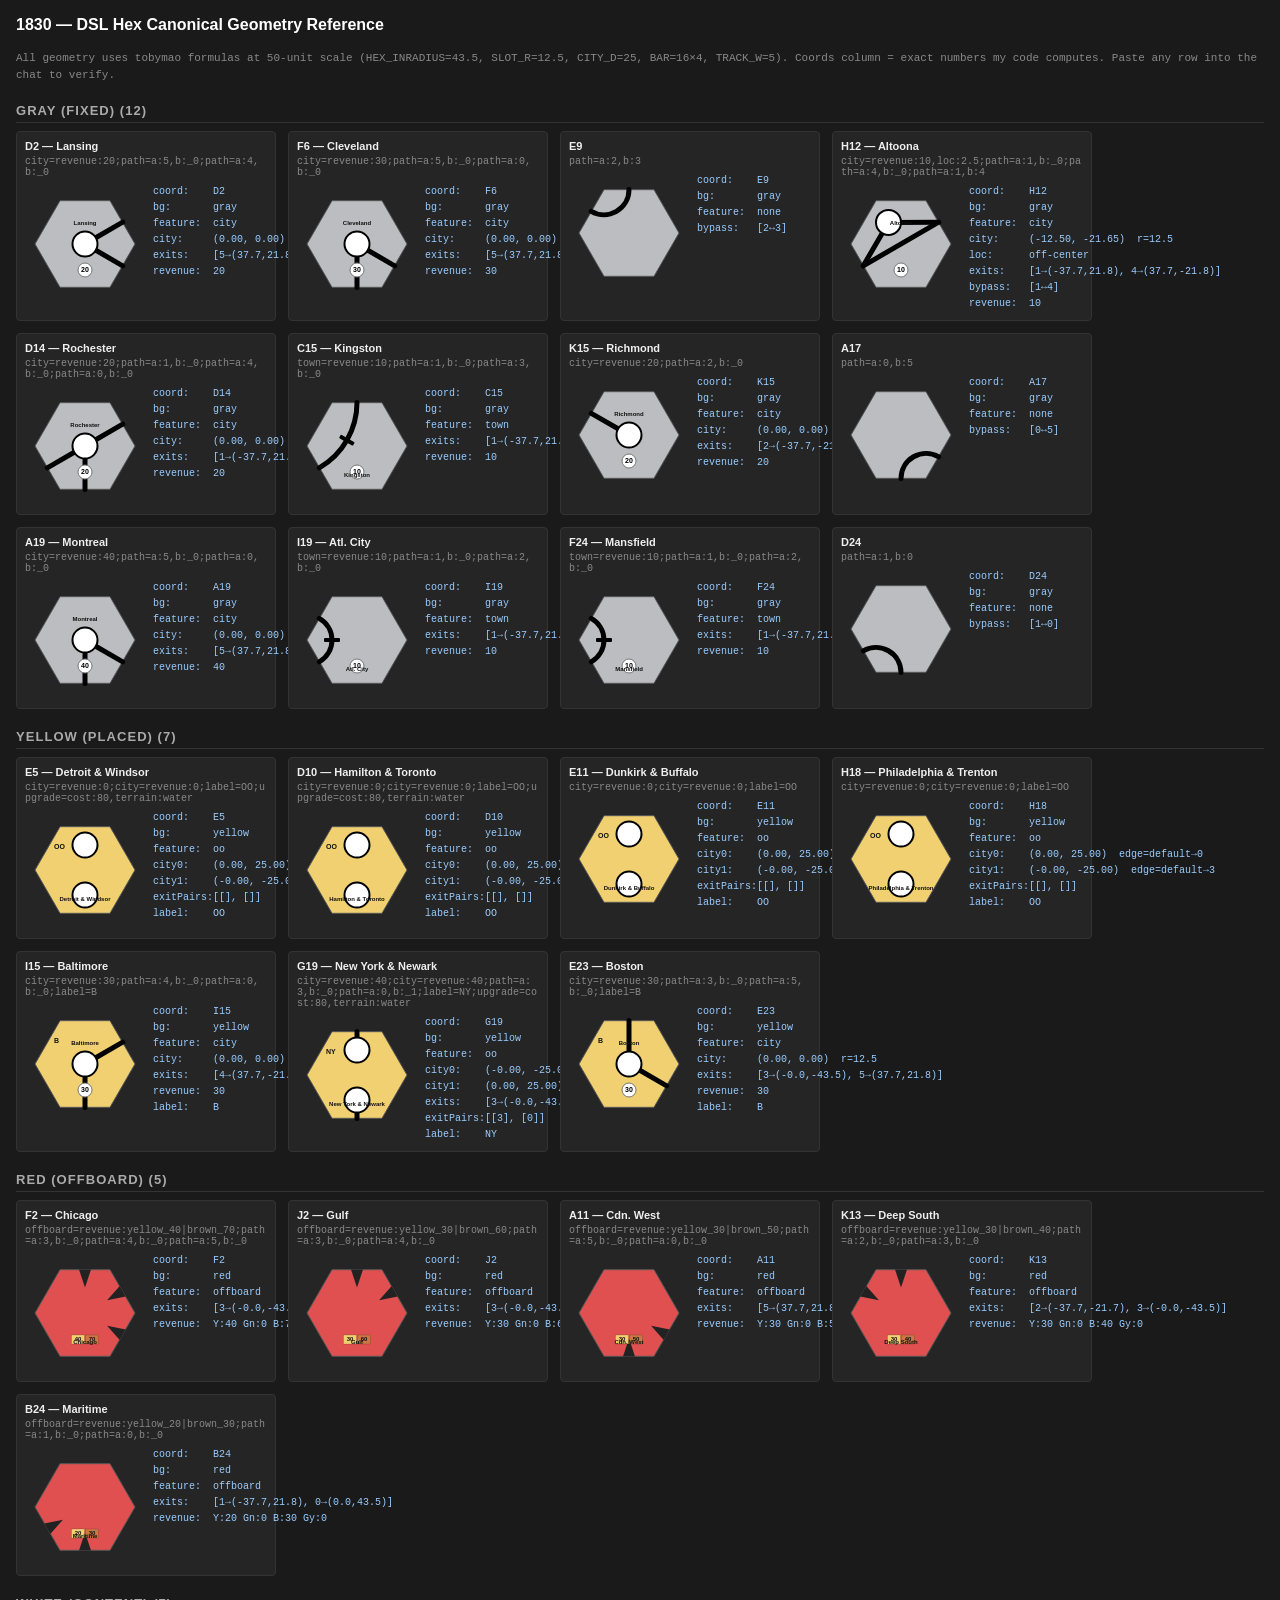
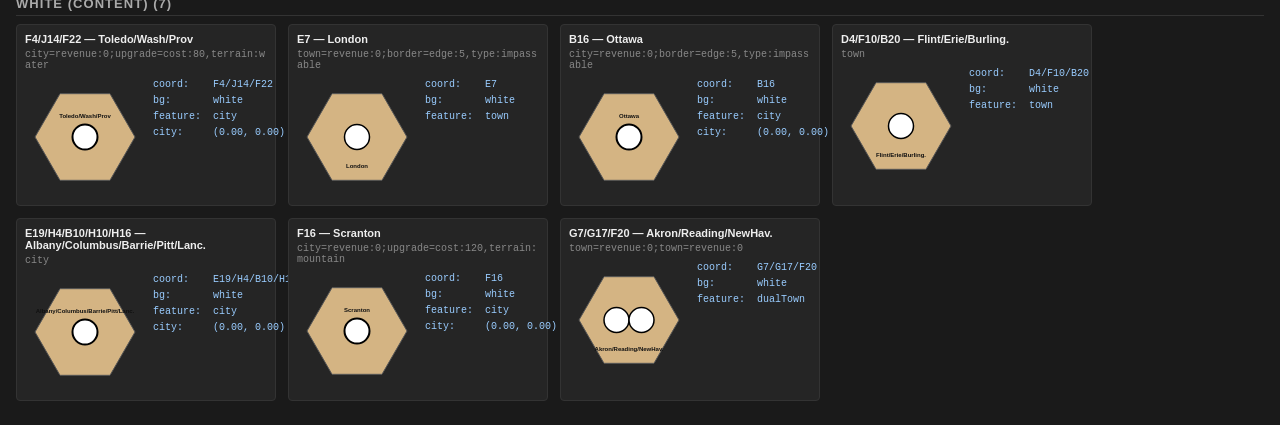
<file: hex-compare.html>
<!DOCTYPE html>
<html lang="en">
<head>
<meta charset="UTF-8">
<title>1830 DSL Hex — Canonical Geometry Reference</title>
<style>
  * { box-sizing: border-box; margin: 0; padding: 0; }
  body { font: 13px/1.5 monospace; background: #1a1a1a; color: #ddd; padding: 16px; }
  h1 { font: bold 16px sans-serif; color: #fff; margin-bottom: 16px; }
  .section-head { font: bold 13px sans-serif; color: #aaa; margin: 20px 0 8px; text-transform: uppercase; letter-spacing: .08em; border-bottom: 1px solid #333; padding-bottom: 4px; }
  .grid { display: flex; flex-wrap: wrap; gap: 12px; margin-bottom: 8px; }
  .card { background: #252525; border: 1px solid #333; border-radius: 4px; padding: 8px; width: 260px; }
  .card-title { font: bold 11px sans-serif; color: #eee; margin-bottom: 4px; }
  .card-dsl { font: 10px monospace; color: #888; margin-bottom: 6px; word-break: break-all; }
  .card-body { display: flex; gap: 8px; align-items: flex-start; }
  .hex-svg { flex-shrink: 0; }
  .coords { font: 10px monospace; color: #9cf; line-height: 1.6; white-space: pre; }
  .coords .label { color: #fc8; }
  .coords .val   { color: #9cf; }
  .coords .comment { color: #666; }
</style>
</head>
<body>
<h1>1830 — DSL Hex Canonical Geometry Reference</h1>
<p style="color:#888;font-size:11px;margin-bottom:16px">
  All geometry uses tobymao formulas at 50-unit scale (HEX_INRADIUS=43.5, SLOT_R=12.5, CITY_D=25, BAR=16×4, TRACK_W=5).
  Coords column = exact numbers my code computes. Paste any row into the chat to verify.
</p>

<script>
// ── Constants (tile-geometry.js values) ──────────────────────────────────────
const HEX_R   = 50;    // circumradius (canvas drawing)
const INRAD   = 43.5;  // apothem = track endpoint distance
const SLOT_R  = 12.5;  // city/town circle radius
const CITY_D  = 25;    // city center distance from center (tobymao distance=50/2)
const TRACK_W = 5;
const BAR_RW  = 16;
const BAR_RH  = 4;

const BG = {
  white:  '#D4B483', yellow: '#F0D070', green:  '#71BF44',
  gray:   '#BCBDC0', red:    '#E05050', blue:   '#35A7FF'
};

function ep(e) {
  const a = e * Math.PI / 3;
  return { x: -Math.sin(a) * INRAD, y: Math.cos(a) * INRAD };
}
function ced(e) {  // city edge pos
  const a = e * Math.PI / 3;
  return { x: -Math.sin(a) * CITY_D, y: Math.cos(a) * CITY_D };
}
function f1(n) { return n.toFixed(1); }
function f2(n) { return n.toFixed(2); }

// ── DSL Parser (mirrors parseDslHex in import-ruby.js) ───────────────────────
function parseDsl(code, bg) {
  const hex = {
    bg, feature: bg === 'red' ? 'offboard' : 'none',
    slots: 1, exits: [], pathPairs: [], exitPairs: [],
    cityLocX: 0, cityLocY: 0, label: '', name: '',
    phaseRevenue: {}, cityExitsByNode: null,
  };
  const parts = code.split(';').map(s => s.trim()).filter(Boolean);
  let cityCount = 0, townCount = 0;
  const exitSet = new Set();
  const exitsByNode = {};
  const pathPairs = [];
  const cityRevs = [];

  for (const part of parts) {
    if (part === 'city' || part === 'city=') { cityCount++; continue; }
    if (part === 'town' || part === 'town=') { townCount++; continue; }

    if (part.startsWith('city=')) {
      cityCount++;
      const slots = parseInt((part.match(/slots:(\d+)/) || [])[1] || '1');
      const revStr = (part.match(/revenue:([\d|_.a-z]+)/) || [])[1] || '0';
      if (cityCount === 1) {
        hex.slots = slots;
        const locStr = (part.match(/loc:([\d.]+)/) || [])[1];
        if (locStr !== undefined) {
          const f = parseFloat(locStr);
          if (!isNaN(f)) {
            const angle = f * Math.PI / 3;
            hex.cityLocX = parseFloat((-Math.sin(angle) * CITY_D).toFixed(2));
            hex.cityLocY = parseFloat(( Math.cos(angle) * CITY_D).toFixed(2));
          }
        }
      }
      cityRevs.push(revStr);
    } else if (part.startsWith('offboard=')) {
      const revStr = (part.match(/revenue:([\d|_.a-z]+)/) || [])[1] || '0';
      hex.feature = 'offboard';
      hex.phaseRevenue = parseRevStr(revStr);
    } else if (part.startsWith('town=')) {
      townCount++;
      const rev = parseInt((part.match(/revenue:(\d+)/) || [])[1] || '0');
      if (townCount === 1) hex.townRevenue = rev;
    } else if (part.startsWith('path=')) {
      const toNode   = part.match(/a:(\d+),b:_(\d+)/);
      const fromNode = part.match(/a:_(\d+),b:(\d+)/);
      const edgePair = !toNode && !fromNode ? part.match(/^path=a:(\d+),b:(\d+)/) : null;
      if (toNode) {
        const edge = parseInt(toNode[1]), ni = parseInt(toNode[2]);
        exitSet.add(edge);
        (exitsByNode[ni] = exitsByNode[ni] || []).push(edge);
      } else if (fromNode) {
        const ni = parseInt(fromNode[1]), edge = parseInt(fromNode[2]);
        exitSet.add(edge);
        (exitsByNode[ni] = exitsByNode[ni] || []).push(edge);
      } else if (edgePair) {
        pathPairs.push([parseInt(edgePair[1]), parseInt(edgePair[2])]);
      }
    } else if (part.startsWith('label=')) {
      hex.label = part.slice(6).trim();
    }
  }

  hex.exits = [...exitSet];
  hex.pathPairs = pathPairs;

  if (hex.feature !== 'offboard') {
    if (cityCount >= 3) {
      hex.feature = 'city'; hex.slots = cityCount;
      hex.cityExitsByNode = { ...exitsByNode };
    } else if (cityCount === 2) {
      hex.feature = 'oo';
      if (Object.keys(exitsByNode).length >= 1) {
        hex.exitPairs = [exitsByNode[0] || [], exitsByNode[1] || []];
      } else if (exitSet.size === 2) {
        const ex = [...exitSet];
        hex.exitPairs = [[ex[0]], [ex[1]]];
      } else {
        hex.exitPairs = [[], []];
      }
    } else if (cityCount === 1) {
      hex.feature = 'city';
    } else if (townCount >= 2) {
      hex.feature = 'dualTown';
      if (Object.keys(exitsByNode).length >= 1)
        hex.exitPairs = [exitsByNode[0] || [], exitsByNode[1] || []];
    } else if (townCount === 1) {
      hex.feature = 'town';
    }
  }

  if (cityRevs.length === 1) {
    const v = parseRevStr(cityRevs[0]);
    hex.phaseRevenue = v;
  }

  // Sync town revenue to phaseRevenue
  if ((hex.feature === 'town' || hex.feature === 'dualTown') && hex.townRevenue > 0) {
    const r = hex.townRevenue;
    hex.phaseRevenue = { yellow: r, green: r, brown: r, gray: r };
  }

  return hex;
}

function parseRevStr(s) {
  if (!s || !s.includes('_')) { const v = parseInt(s)||0; return {yellow:v,green:v,brown:v,gray:v}; }
  const r = {yellow:0,green:0,brown:0,gray:0};
  s.split('|').forEach(p => {
    const m = p.trim().match(/^([a-z]+)_(\d+)$/);
    if (m && r.hasOwnProperty(m[1])) r[m[1]] = parseInt(m[2]);
  });
  return r;
}

// ── Flat-top hex corners ──────────────────────────────────────────────────────
function hexCorners(cx, cy, r) {
  return Array.from({length:6}, (_,i) => {
    const a = i * Math.PI / 3;
    return { x: cx + r * Math.cos(a), y: cy + r * Math.sin(a) };
  });
}

// ── SVG inner geometry ────────────────────────────────────────────────────────
function renderSvgInner(hex) {
  let s = '';
  const TW = TRACK_W;

  const arc = (p1, p2) => {
    const dist = Math.hypot(p1.x-p2.x, p1.y-p2.y);
    const aB = Math.atan2(p1.y, -p1.x);
    const aBE = Math.atan2(p1.y-p2.y, p2.x-p1.x);
    let da = aB - aBE;
    if (da < -Math.PI) da += 2*Math.PI;
    else if (da > Math.PI) da -= 2*Math.PI;
    const cosA = Math.cos(Math.PI/2 - Math.abs(da));
    const radius = cosA < 0.001 ? 1e6 : dist/(2*cosA);
    return { radius, sweep: da < 0 ? 0 : 1 };
  };

  const line = (p1, p2) => `<line x1="${f1(p1.x)}" y1="${f1(p1.y)}" x2="${f1(p2.x)}" y2="${f1(p2.y)}" stroke="#000" stroke-width="${TW}" stroke-linecap="round"/>`;
  const arcPath = (p1, p2) => {
    const a = arc(p1, p2);
    return `<path d="M ${f1(p1.x)} ${f1(p1.y)} A ${f1(a.radius)} ${f1(a.radius)} 0 0 ${a.sweep} ${f1(p2.x)} ${f1(p2.y)}" stroke="#000" stroke-width="${TW}" stroke-linecap="round" fill="none"/>`;
  };
  const arcTo = (p1x, p1y, p2x, p2y) => {
    const a = arc({x:p1x,y:p1y}, {x:p2x,y:p2y});
    return `<path d="M ${f1(p1x)} ${f1(p1y)} A ${f1(a.radius)} ${f1(a.radius)} 0 0 ${a.sweep} ${f1(p2x)} ${f1(p2y)}" stroke="#000" stroke-width="${TW}" stroke-linecap="round" fill="none"/>`;
  };
  const seg = (e1, e2) => {
    const p1 = ep(e1), p2 = ep(e2);
    const d = Math.abs(e1-e2);
    return (d===3||d===0) ? line(p1,p2) : arcPath(p1,p2);
  };
  // computeTownPos: port of tobymao town_location.rb#town_position (center_town? branch)
  const computeTownPos = (exits) => {
    if (!exits || exits.length === 0) return {x:0,y:0,angle:0};
    if (exits.length === 1) {
      const a = exits[0]*Math.PI/3;
      return {x:+(-Math.sin(a)*25).toFixed(2), y:+(Math.cos(a)*25).toFixed(2), angle:exits[0]*60};
    }
    let ea=exits[0], eb=exits[1];
    if (Math.abs(ea-eb)>3) { if(ea<eb) ea+=6; else eb+=6; }
    const minEdge=Math.min(ea,eb), diff=Math.abs(ea-eb);
    const type = diff===1?'sharp':diff===2?'gentle':'straight';
    if (type==='straight') return {x:0,y:0,angle:minEdge*60};
    if (type==='sharp') {
      const a=(minEdge+0.5)*Math.PI/3;
      return {x:+(-Math.sin(a)*25).toFixed(2),y:+(Math.cos(a)*25).toFixed(2),angle:(minEdge+2)*60};
    }
    const a=(minEdge+1)*Math.PI/3;
    return {x:+(-Math.sin(a)*11.6).toFixed(2),y:+(Math.cos(a)*11.6).toFixed(2),angle:(minEdge*60)-30};
  };
  const isColinear = (x0,y0,x1,y1) => Math.abs(Math.atan2(y1-y0,x1-x0)-Math.atan2(-y0,-x0)) < 0.05;

  if (hex.feature === 'town') {
    const exits = hex.exits || [];
    if (exits.length === 0) {
      s += `<circle cx="0" cy="0" r="${SLOT_R}" fill="white" stroke="#000" stroke-width="1.5"/>`;
    } else {
      const tp = computeTownPos(exits);
      const tx=tp.x, ty=tp.y;
      for (const e of exits) {
        const p=ep(e);
        s += isColinear(p.x,p.y,tx,ty)
          ? line(p,{x:tx,y:ty})
          : arcTo(p.x,p.y,tx,ty);
      }
      s += `<g transform="translate(${f1(tx)},${f1(ty)}) rotate(${tp.angle})"><rect x="${-BAR_RW/2}" y="${-BAR_RH/2}" width="${BAR_RW}" height="${BAR_RH}" fill="black" rx="1"/></g>`;
    }

  } else if (hex.feature === 'city') {
    if (hex.slots >= 3 && hex.cityExitsByNode) {
      const ni = Object.keys(hex.cityExitsByNode).map(Number).sort((a,b)=>a-b);
      const npm = {};
      if (ni.length <= 2) { npm[ni[0]]={x:-CITY_D,y:0}; npm[ni[1]??1]={x:CITY_D,y:0}; }
      else if (ni.length === 3) { npm[ni[0]]={x:0,y:-14.5}; npm[ni[1]]={x:12.55,y:7.25}; npm[ni[2]]={x:-12.55,y:7.25}; }
      else { ni.forEach(n => { npm[n] = ced(n%6); }); }
      for (const n of ni) {
        const pos = npm[n]||{x:0,y:0};
        for (const e of (hex.cityExitsByNode[n]||[])) { const p=ep(e); s+=line(p,pos); }
      }
      if (ni.length===3) s+=`<polygon points="22.9,0 11.45,-19.923 -11.45,-19.923 -22.9,0 -11.45,19.923 11.45,19.923" fill="white" stroke="none"/>`;
      else {
        const xs=Object.values(npm).map(p=>p.x), ys=Object.values(npm).map(p=>p.y);
        const bx=Math.min(...xs)-SLOT_R, by=Math.min(...ys)-SLOT_R;
        s+=`<rect x="${f1(bx)}" y="${f1(by)}" width="${f1(Math.max(...xs)-Math.min(...xs)+2*SLOT_R)}" height="${f1(Math.max(...ys)-Math.min(...ys)+2*SLOT_R)}" fill="white" stroke="none" rx="${SLOT_R}"/>`;
      }
      for (const n of ni) { const pos=npm[n]||{x:0,y:0}; s+=`<circle cx="${f1(pos.x)}" cy="${f1(pos.y)}" r="${SLOT_R}" fill="white" stroke="#000" stroke-width="2"/>`; }

    } else if (hex.slots >= 2) {
      const cx=hex.cityLocX||0, cy2=hex.cityLocY||0;
      for (const e of (hex.exits||[])) { const p=ep(e); s+=line(p,{x:cx,y:cy2}); }
      const slots=hex.slots||2;
      const offs = slots>=3 ? [{x:0,y:-14.5},{x:12.55,y:7.25},{x:-12.55,y:7.25}] : [{x:-SLOT_R,y:0},{x:SLOT_R,y:0}];
      if (slots>=3) s+=`<g transform="translate(${f1(cx)},${f1(cy2)})"><polygon points="22.9,0 11.45,-19.923 -11.45,-19.923 -22.9,0 -11.45,19.923 11.45,19.923" fill="white" stroke="none"/></g>`;
      else s+=`<rect x="${f1(cx-SLOT_R)}" y="${f1(cy2-SLOT_R)}" width="${2*SLOT_R}" height="${2*SLOT_R}" fill="white" stroke="none"/>`;
      for (const o of offs) s+=`<circle cx="${f1(cx+o.x)}" cy="${f1(cy2+o.y)}" r="${SLOT_R}" fill="white" stroke="#000" stroke-width="2"/>`;

    } else {
      const lx=hex.cityLocX||0, ly=hex.cityLocY||0;
      for (const [ea,eb] of (hex.pathPairs||[])) s+=seg(ea,eb);
      for (const e of (hex.exits||[])) { const p=ep(e); s+=line(p,{x:lx,y:ly}); }
      s+=`<circle cx="${f1(lx)}" cy="${f1(ly)}" r="${SLOT_R}" fill="white" stroke="#000" stroke-width="2"/>`;
    }

  } else if (hex.feature === 'oo') {
    const ep2 = hex.exitPairs || [];
    const p0 = (ep2[0]&&ep2[0].length>0) ? ced(ep2[0][0]) : ced(0);
    const p1 = (ep2[1]&&ep2[1].length>0) ? ced(ep2[1][0]) : ced(3);
    for (const e of (ep2[0]||[])) { const p=ep(e); s+=line(p,p0); }
    for (const e of (ep2[1]||[])) { const p=ep(e); s+=line(p,p1); }
    // OO = two separate single-slot cities, no connecting rect
    s+=`<circle cx="${f1(p0.x)}" cy="${f1(p0.y)}" r="${SLOT_R}" fill="white" stroke="#000" stroke-width="2"/>`;
    s+=`<circle cx="${f1(p1.x)}" cy="${f1(p1.y)}" r="${SLOT_R}" fill="white" stroke="#000" stroke-width="2"/>`;

  } else if (hex.feature === 'offboard') {
    for (const e of (hex.exits||[])) {
      const p=ep(e), len=Math.hypot(p.x,p.y);
      const dx=p.x/len, dy=p.y/len, px=-dy, py=dx;
      const depth=18, halfW=6;
      const pts=[
        `${f1(p.x+px*halfW)},${f1(p.y+py*halfW)}`,
        `${f1(p.x-px*halfW)},${f1(p.y-py*halfW)}`,
        `${f1(p.x-dx*depth)},${f1(p.y-dy*depth)}`,
      ].join(' ');
      s+=`<polygon points="${pts}" fill="#222"/>`;
    }

  } else if (hex.feature === 'dualTown') {
    if ((!hex.exits||!hex.exits.length) && (!hex.exitPairs||hex.exitPairs.every(p=>!p.length))) {
      s+=`<circle cx="${-SLOT_R}" cy="0" r="${SLOT_R}" fill="white" stroke="#000" stroke-width="1.5"/>`;
      s+=`<circle cx="${SLOT_R}" cy="0" r="${SLOT_R}" fill="white" stroke="#000" stroke-width="1.5"/>`;
    }
    if (hex.exitPairs&&hex.exitPairs.length>=2) {
      for (const pair of hex.exitPairs) {
        if (pair.length>=2) s+=seg(pair[0],pair[1]);
        else if (pair.length===1) { const p=ep(pair[0]); s+=line(p,{x:0,y:0}); }
      }
    } else {
      const exits=hex.exits||[];
      for (let i=0;i+1<exits.length;i+=2) s+=seg(exits[i],exits[i+1]);
      if (exits.length%2===1) { const p=ep(exits[exits.length-1]); s+=line(p,{x:0,y:0}); }
    }
    for (const [ea,eb] of (hex.pathPairs||[])) s+=seg(ea,eb);

  } else {
    // pure path hex (no feature)
    for (const [ea,eb] of (hex.pathPairs||[])) s+=seg(ea,eb);
    for (let i=0;i+1<hex.exits.length;i+=2) s+=seg(hex.exits[i],hex.exits[i+1]);
  }

  return s;
}

// ── Coordinate description ────────────────────────────────────────────────────
function describeHex(hex, dsl, coord) {
  const lines = [];
  lines.push(`coord:    ${coord}`);
  lines.push(`bg:       ${hex.bg}`);
  lines.push(`feature:  ${hex.feature}`);

  if (hex.feature === 'city' || hex.feature === 'oo') {
    if (hex.feature === 'oo') {
      const ep2 = hex.exitPairs || [];
      const p0 = (ep2[0]&&ep2[0].length>0) ? ced(ep2[0][0]) : ced(0);
      const p1 = (ep2[1]&&ep2[1].length>0) ? ced(ep2[1][0]) : ced(3);
      lines.push(`city0:    (${f2(p0.x)}, ${f2(p0.y)})  edge=${ep2[0]&&ep2[0][0]!==undefined?ep2[0][0]:'default→0'}`);
      lines.push(`city1:    (${f2(p1.x)}, ${f2(p1.y)})  edge=${ep2[1]&&ep2[1][0]!==undefined?ep2[1][0]:'default→3'}`);
    } else if (hex.slots === 1) {
      lines.push(`city:     (${f2(hex.cityLocX)}, ${f2(hex.cityLocY)})  r=${SLOT_R}`);
      if (hex.cityLocX !== 0 || hex.cityLocY !== 0) lines.push(`loc:      off-center`);
    } else {
      lines.push(`city ctr: (${f2(hex.cityLocX)}, ${f2(hex.cityLocY)})  slots=${hex.slots}`);
    }
  }

  if (hex.exits && hex.exits.length) {
    const epts = hex.exits.map(e => { const p=ep(e); return `${e}→(${f1(p.x)},${f1(p.y)})`; });
    lines.push(`exits:    [${epts.join(', ')}]`);
  }

  if (hex.pathPairs && hex.pathPairs.length) {
    lines.push(`bypass:   [${hex.pathPairs.map(([a,b])=>`${a}↔${b}`).join(', ')}]`);
  }

  if (hex.feature === 'oo' && hex.exitPairs) {
    lines.push(`exitPairs:[${hex.exitPairs.map(p=>JSON.stringify(p)).join(', ')}]`);
  }

  const rev = hex.phaseRevenue;
  if (rev && Object.values(rev).some(v=>v>0)) {
    const vals = [rev.yellow, rev.green, rev.brown, rev.gray];
    if (vals.every(v=>v===vals[0])) {
      lines.push(`revenue:  ${vals[0]}`);
    } else {
      const phAbbr = { yellow:'Y', green:'Gn', brown:'B', gray:'Gy' };
      lines.push(`revenue:  ${['yellow','green','brown','gray'].map(p=>`${phAbbr[p]}:${rev[p]||0}`).join(' ')}`);
    }
  }

  if (hex.label) lines.push(`label:    ${hex.label}`);

  return lines.join('\n');
}

// ── Render card ───────────────────────────────────────────────────────────────
function makeCard(coord, color, dsl, name) {
  const hex = parseDsl(dsl, color);
  hex.name = name || '';

  const CX = 60, CY = 60, R = 50;
  const corners = hexCorners(CX, CY, R);
  const pts = corners.map(p=>`${f1(p.x)},${f1(p.y)}`).join(' ');
  const inner = renderSvgInner(hex);
  const scale = R / 50;

  // Revenue text for offboards / cities
  let revSvg = '';
  const rv = hex.phaseRevenue;
  if (rv) {
    const phaseEntries = [
      {ph:'yellow',col:'#F0D070'},{ph:'green',col:'#71BF44'},
      {ph:'brown',col:'#CB7745'},{ph:'gray',col:'#BCBDC0'}
    ].filter(({ph}) => rv[ph] > 0);
    const distinct = [...new Set(phaseEntries.map(e=>rv[e.ph]))];
    if (distinct.length === 1) {
      revSvg = `<circle cx="${CX}" cy="${CY+26}" r="7" fill="white" stroke="#777" stroke-width="1"/>
                <text x="${CX}" y="${CY+26}" font-size="7" font-family="Arial" font-weight="bold" fill="#000" text-anchor="middle" dominant-baseline="middle">${distinct[0]}</text>`;
    } else if (phaseEntries.length > 1) {
      const bw=13, bh=9, gap=1;
      const tw = phaseEntries.length*bw+(phaseEntries.length-1)*gap;
      let bx = CX - tw/2;
      const by = CY+22;
      for (const {ph,col} of phaseEntries) {
        revSvg += `<rect x="${f1(bx)}" y="${f1(by)}" width="${bw}" height="${bh}" fill="${col}" stroke="rgba(0,0,0,.3)" stroke-width=".5"/>`;
        revSvg += `<text x="${f1(bx+bw/2)}" y="${f1(by+bh/2)}" font-size="6" font-family="Arial" font-weight="bold" fill="#111" text-anchor="middle" dominant-baseline="middle">${rv[ph]}</text>`;
        bx += bw+gap;
      }
    }
  }

  // Label
  let labelSvg = '';
  if (hex.label) {
    labelSvg = `<text x="${CX-R*0.62}" y="${CY-R*0.45}" font-size="7" font-family="Arial" font-weight="bold" fill="#111" dominant-baseline="middle">${hex.label}</text>`;
  }

  // Name
  let nameSvg = '';
  if (name) {
    const ny = (hex.feature==='city') ? CY-R*0.42 : CY+R*0.58;
    nameSvg = `<text x="${CX}" y="${ny}" font-size="6" font-family="Arial" font-weight="bold" fill="#111" text-anchor="middle" dominant-baseline="middle">${name}</text>`;
  }

  const svgHtml = `<svg width="120" height="120" viewBox="0 0 120 120" class="hex-svg">
    <polygon points="${pts}" fill="${BG[color]||'#eee'}" stroke="#555" stroke-width="1"/>
    <g transform="translate(${CX},${CY}) scale(${scale})">${inner}</g>
    ${revSvg}${labelSvg}${nameSvg}
  </svg>`;

  const coordTxt = describeHex(hex, dsl, coord);

  const card = document.createElement('div');
  card.className = 'card';
  card.innerHTML = `
    <div class="card-title">${coord}${name ? ' — ' + name : ''}</div>
    <div class="card-dsl">${dsl}</div>
    <div class="card-body">
      ${svgHtml}
      <pre class="coords">${coordTxt}</pre>
    </div>`;
  return card;
}

// ── 1830 hex data ─────────────────────────────────────────────────────────────
const HEXES_1830 = [
  // Gray
  {coord:'D2',  color:'gray',  name:'Lansing',    dsl:'city=revenue:20;path=a:5,b:_0;path=a:4,b:_0'},
  {coord:'F6',  color:'gray',  name:'Cleveland',  dsl:'city=revenue:30;path=a:5,b:_0;path=a:0,b:_0'},
  {coord:'E9',  color:'gray',  name:'',           dsl:'path=a:2,b:3'},
  {coord:'H12', color:'gray',  name:'Altoona',    dsl:'city=revenue:10,loc:2.5;path=a:1,b:_0;path=a:4,b:_0;path=a:1,b:4'},
  {coord:'D14', color:'gray',  name:'Rochester',  dsl:'city=revenue:20;path=a:1,b:_0;path=a:4,b:_0;path=a:0,b:_0'},
  {coord:'C15', color:'gray',  name:'Kingston',   dsl:'town=revenue:10;path=a:1,b:_0;path=a:3,b:_0'},
  {coord:'K15', color:'gray',  name:'Richmond',   dsl:'city=revenue:20;path=a:2,b:_0'},
  {coord:'A17', color:'gray',  name:'',           dsl:'path=a:0,b:5'},
  {coord:'A19', color:'gray',  name:'Montreal',   dsl:'city=revenue:40;path=a:5,b:_0;path=a:0,b:_0'},
  {coord:'I19', color:'gray',  name:'Atl. City',  dsl:'town=revenue:10;path=a:1,b:_0;path=a:2,b:_0'},
  {coord:'F24', color:'gray',  name:'Mansfield',  dsl:'town=revenue:10;path=a:1,b:_0;path=a:2,b:_0'},
  {coord:'D24', color:'gray',  name:'',           dsl:'path=a:1,b:0'},
  // Yellow
  {coord:'E5',  color:'yellow', name:'Detroit & Windsor', dsl:'city=revenue:0;city=revenue:0;label=OO;upgrade=cost:80,terrain:water'},
  {coord:'D10', color:'yellow', name:'Hamilton & Toronto', dsl:'city=revenue:0;city=revenue:0;label=OO;upgrade=cost:80,terrain:water'},
  {coord:'E11', color:'yellow', name:'Dunkirk & Buffalo', dsl:'city=revenue:0;city=revenue:0;label=OO'},
  {coord:'H18', color:'yellow', name:'Philadelphia & Trenton', dsl:'city=revenue:0;city=revenue:0;label=OO'},
  {coord:'I15', color:'yellow', name:'Baltimore', dsl:'city=revenue:30;path=a:4,b:_0;path=a:0,b:_0;label=B'},
  {coord:'G19', color:'yellow', name:'New York & Newark', dsl:'city=revenue:40;city=revenue:40;path=a:3,b:_0;path=a:0,b:_1;label=NY;upgrade=cost:80,terrain:water'},
  {coord:'E23', color:'yellow', name:'Boston',    dsl:'city=revenue:30;path=a:3,b:_0;path=a:5,b:_0;label=B'},
  // Red offboards
  {coord:'F2',  color:'red',   name:'Chicago',    dsl:'offboard=revenue:yellow_40|brown_70;path=a:3,b:_0;path=a:4,b:_0;path=a:5,b:_0'},
  {coord:'J2',  color:'red',   name:'Gulf',       dsl:'offboard=revenue:yellow_30|brown_60;path=a:3,b:_0;path=a:4,b:_0'},
  {coord:'A11', color:'red',   name:'Cdn. West',  dsl:'offboard=revenue:yellow_30|brown_50;path=a:5,b:_0;path=a:0,b:_0'},
  {coord:'K13', color:'red',   name:'Deep South', dsl:'offboard=revenue:yellow_30|brown_40;path=a:2,b:_0;path=a:3,b:_0'},
  {coord:'B24', color:'red',   name:'Maritime',   dsl:'offboard=revenue:yellow_20|brown_30;path=a:1,b:_0;path=a:0,b:_0'},
  // White with content
  {coord:'F4/J14/F22', color:'white', name:'Toledo/Wash/Prov', dsl:'city=revenue:0;upgrade=cost:80,terrain:water'},
  {coord:'E7',  color:'white', name:'London',     dsl:'town=revenue:0;border=edge:5,type:impassable'},
  {coord:'B16', color:'white', name:'Ottawa',     dsl:'city=revenue:0;border=edge:5,type:impassable'},
  {coord:'D4/F10/B20', color:'white', name:'Flint/Erie/Burling.', dsl:'town'},
  {coord:'E19/H4/B10/H10/H16', color:'white', name:'Albany/Columbus/Barrie/Pitt/Lanc.', dsl:'city'},
  {coord:'F16', color:'white', name:'Scranton',   dsl:'city=revenue:0;upgrade=cost:120,terrain:mountain'},
  {coord:'G7/G17/F20', color:'white', name:'Akron/Reading/NewHav.', dsl:'town=revenue:0;town=revenue:0'},
];

// ── Build page ────────────────────────────────────────────────────────────────
const byColor = {
  'Gray (fixed)'  : HEXES_1830.filter(h => h.color === 'gray'),
  'Yellow (placed)': HEXES_1830.filter(h => h.color === 'yellow'),
  'Red (offboard)': HEXES_1830.filter(h => h.color === 'red'),
  'White (content)': HEXES_1830.filter(h => h.color === 'white'),
};

const body = document.body;
for (const [section, hexes] of Object.entries(byColor)) {
  const hdr = document.createElement('div');
  hdr.className = 'section-head';
  hdr.textContent = section + ` (${hexes.length})`;
  body.appendChild(hdr);

  const grid = document.createElement('div');
  grid.className = 'grid';
  for (const {coord, color, dsl, name} of hexes) {
    grid.appendChild(makeCard(coord, color, dsl, name));
  }
  body.appendChild(grid);
}
</script>
</body>
</html>
</file>
